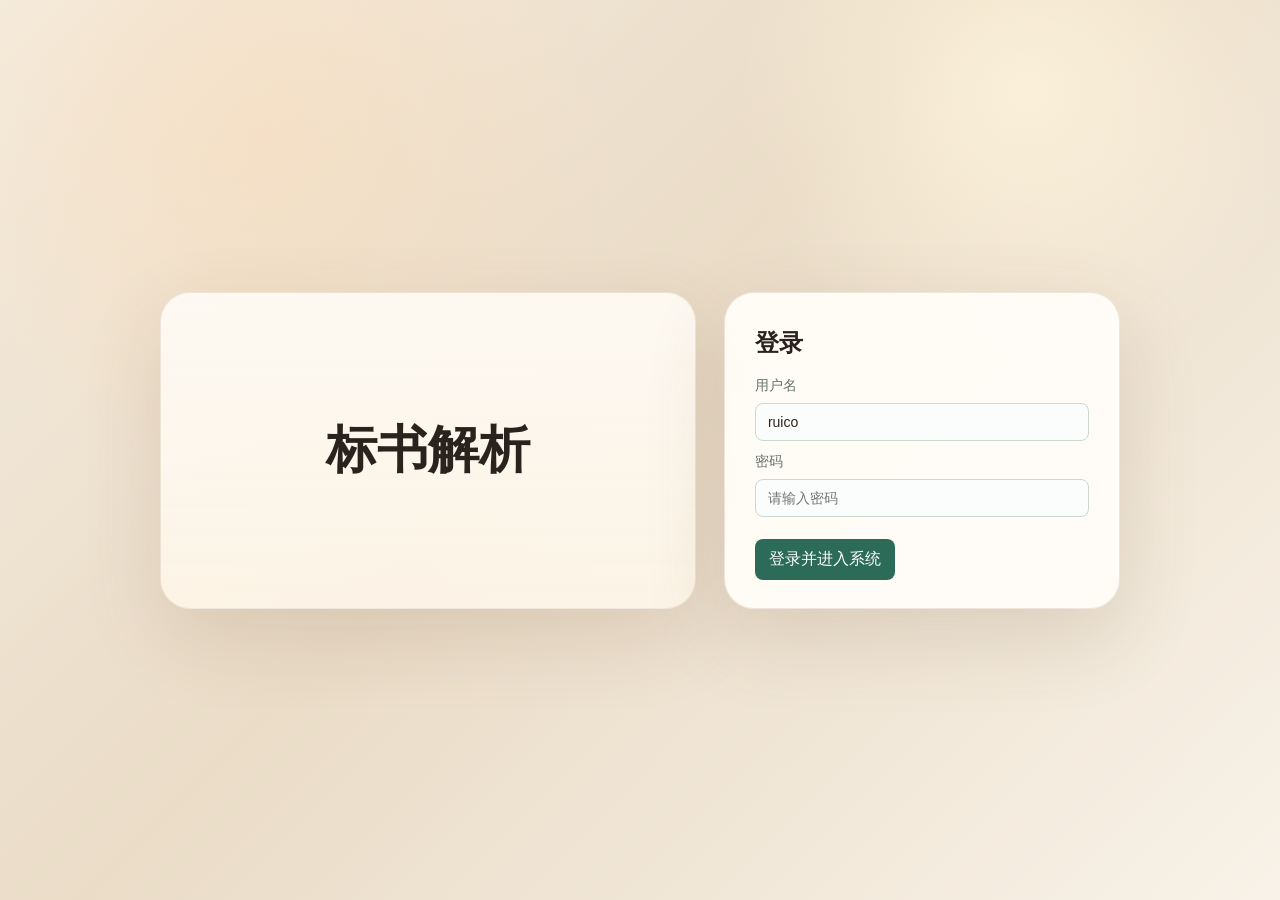
<file: static/login.html>
<!doctype html>
<html lang="zh-CN">
  <head>
    <meta charset="utf-8" />
    <meta name="viewport" content="width=device-width, initial-scale=1" />
    <title>系统登录</title>
    <link rel="stylesheet" href="/static/styles.css" />
  </head>
  <body class="login-page">
    <main class="login-stage">
      <section class="login-module">
        <div class="login-module__intro">
          <h1>标书解析</h1>
        </div>
        <section class="login-card login-card--standalone">
          <div class="login-card__head">
            <h2>登录</h2>
          </div>
          <label class="field">
            <span>用户名</span>
            <input id="loginUsername" value="ruico" />
          </label>
          <label class="field">
            <span>密码</span>
            <input id="loginPassword" type="password" placeholder="请输入密码" />
          </label>
          <button id="loginBtn" class="primary login-submit">登录并进入系统</button>
        </section>
      </section>
    </main>
    <div id="toast" class="toast hidden"></div>
    <script src="/static/login.js"></script>
  </body>
</html>
</file>
<file: static/styles.css>
:root {
  --bg-top: #f3f6f4;
  --bg-bottom: #e3ebe6;
  --panel: rgba(255, 255, 255, 0.94);
  --panel-strong: #fbfdfc;
  --line: #cad8d1;
  --line-soft: #dfe8e2;
  --text: #2a231d;
  --muted: #66736d;
  --accent: #b85c31;
  --accent-soft: rgba(184, 92, 49, 0.12);
  --green: #2c6b58;
  --green-soft: rgba(44, 107, 88, 0.12);
  --warn: #a46d1f;
  --warn-soft: rgba(164, 109, 31, 0.14);
  --danger: #9a4131;
  --danger-soft: rgba(154, 65, 49, 0.12);
  --shadow: 0 10px 28px rgba(49, 68, 58, 0.1);
}

* {
  box-sizing: border-box;
}

body {
  margin: 0;
  min-height: 100vh;
  color: var(--text);
  font-family: 'Microsoft YaHei', 'PingFang SC', sans-serif;
  background: linear-gradient(180deg, var(--bg-top) 0%, var(--bg-bottom) 100%);
}

button,
input,
select,
textarea {
  font: inherit;
}

.app-shell {
  display: grid;
  grid-template-rows: auto 1fr;
  min-height: 100vh;
}

.app-header {
  position: sticky;
  top: 0;
  z-index: 12;
  display: grid;
  grid-template-columns: minmax(220px, 0.75fr) auto minmax(320px, 1fr);
  gap: 16px;
  align-items: center;
  padding: 14px 24px;
  border-bottom: 1px solid var(--line);
  background: rgba(251, 253, 252, 0.92);
  backdrop-filter: blur(14px);
}

.app-title {
  display: flex;
  align-items: center;
  gap: 12px;
}

.app-title h1 {
  font-size: 20px;
  white-space: nowrap;
}

.main-tabs,
.sub-tabs {
  display: inline-flex;
  align-items: center;
  gap: 6px;
  padding: 5px;
  border: 1px solid var(--line);
  border-radius: 999px;
  background: rgba(255, 255, 255, 0.72);
}

.main-tab,
.sub-tabs .nav-link {
  width: auto;
  min-width: 92px;
  padding: 9px 16px;
  text-align: center;
  background: transparent;
}

.main-tab.active,
.sub-tabs .nav-link.active {
  color: #fff;
  background: var(--green);
}

.header-actions {
  display: flex;
  align-items: center;
  justify-content: flex-end;
  gap: 8px;
  min-width: 0;
}

.settings-panel {
  position: fixed;
  top: 0;
  right: 0;
  z-index: 30;
  width: min(520px, 100vw);
  height: 100vh;
  overflow: auto;
  padding: 18px;
  border-left: 1px solid var(--line);
  background: var(--panel-strong);
  box-shadow: -18px 0 42px rgba(31, 48, 42, 0.16);
}

.agent-drawer {
  position: fixed;
  top: 0;
  right: 0;
  z-index: 28;
  display: grid;
  grid-template-rows: auto minmax(0, 1fr) auto auto;
  width: min(520px, 100vw);
  height: 100vh;
  padding: 18px;
  border-left: 1px solid var(--line);
  background: var(--panel-strong);
  box-shadow: -18px 0 42px rgba(31, 48, 42, 0.16);
}

.agent-drawer-head,
.agent-compose-actions {
  display: flex;
  align-items: center;
  justify-content: space-between;
  gap: 10px;
}

.agent-drawer-head {
  padding-bottom: 14px;
  border-bottom: 1px solid var(--line-soft);
}

.agent-drawer-head h2 {
  margin-bottom: 6px;
  font-size: 18px;
}

.agent-drawer .agent-messages {
  min-height: 0;
  max-height: none;
  height: auto;
  margin: 14px 0;
  padding: 4px;
  border: 0;
  box-shadow: none;
  background: transparent;
}

.agent-pending {
  margin-bottom: 12px;
  padding: 10px 12px;
  border: 1px solid var(--warn);
  border-radius: 8px;
  color: var(--text);
  background: var(--warn-soft);
  line-height: 1.5;
}

.agent-compose {
  padding-top: 12px;
  border-top: 1px solid var(--line-soft);
}

.agent-compose textarea {
  min-height: 84px;
  margin-bottom: 10px;
}

.agent-compose-actions {
  justify-content: flex-start;
}

.agent-file-button {
  display: inline-flex;
  align-items: center;
  min-height: 38px;
  padding: 0 12px;
  border: 1px solid var(--line);
  border-radius: 8px;
  cursor: pointer;
  background: var(--panel);
}

.agent-file-button input {
  display: none;
}

.agent-file-name {
  flex: 1;
  overflow: hidden;
  color: var(--muted);
  font-size: 13px;
  text-overflow: ellipsis;
  white-space: nowrap;
}

.settings-panel .config-card,
.settings-section {
  margin-bottom: 14px;
}

.settings-head {
  display: flex;
  align-items: center;
  justify-content: space-between;
  gap: 12px;
  margin-bottom: 12px;
}

.settings-account-grid {
  display: grid;
  gap: 12px;
}

.settings-section #userNavBtn {
  display: none !important;
}

.business-workspace {
  display: none;
}

.business-workspace.active {
  display: grid;
  gap: 16px;
}

.config-card,
.content-panel,
.summary-card,
.analysis-card,
.review-item,
.chat-message,
.empty-state {
  background: var(--panel);
  border: 1px solid var(--line);
  box-shadow: var(--shadow);
}

.config-card,
.content-panel {
  border-radius: 12px;
}

.eyebrow {
  margin: 0 0 10px;
  color: var(--accent);
  font-size: 12px;
  letter-spacing: 0.14em;
  text-transform: uppercase;
  font-weight: 700;
}

h1,
h2,
h3,
h4,
p {
  margin: 0;
}

.copy,
.hero-note span,
.field span,
.project-item span,
.project-item small,
.project-empty,
.panel-head p,
.pill {
  color: var(--muted);
}

.section-head,
.panel-head,
.button-row,
.chat-compose,
 .review-head {
  display: flex;
  gap: 12px;
  align-items: center;
  justify-content: space-between;
}

.section-head {
  margin-bottom: 14px;
}

.field {
  display: flex;
  flex-direction: column;
  gap: 8px;
  margin-bottom: 12px;
  font-size: 14px;
}

input,
select,
textarea {
  width: 100%;
  border: 1px solid var(--line);
  border-radius: 8px;
  background: var(--panel-strong);
  color: var(--text);
  padding: 10px 12px;
}

textarea {
  min-height: 88px;
  resize: vertical;
}

button {
  border: 0;
  border-radius: 8px;
  background: #e8eee9;
  color: var(--text);
  padding: 10px 14px;
  cursor: pointer;
  transition: transform 0.18s ease, background 0.18s ease;
}

button:hover {
  transform: translateY(-1px);
}

button.primary {
  color: #fff;
  background: var(--green);
}

button.ghost {
  background: rgba(255, 255, 255, 0.56);
}

.button-stack {
  display: grid;
  gap: 10px;
}

.history-filters,
.form-grid {
  display: grid;
  gap: 12px;
}

.history-filters {
  grid-template-columns: repeat(3, minmax(0, 1fr));
}

.history-layout {
  display: grid;
  gap: 16px;
}

.history-query-card {
  border: 1px solid var(--line);
  border-radius: 10px;
  background: rgba(255, 255, 255, 0.7);
  padding: 16px;
}

.project-list {
  display: grid;
  gap: 8px;
  max-height: 320px;
  overflow: auto;
}

.ledger-list {
  max-height: none;
}

.history-stats {
  display: grid;
  grid-template-columns: repeat(3, minmax(0, 1fr));
  gap: 10px;
  margin-bottom: 12px;
}

.history-stat {
  border: 1px solid var(--line);
  border-radius: 10px;
  background: rgba(255, 255, 255, 0.58);
  padding: 12px;
}

.history-stat span {
  display: block;
  color: var(--muted);
  font-size: 12px;
  margin-bottom: 6px;
}

.history-stat strong {
  font-size: 22px;
}

.project-item,
.nav-link {
  width: 100%;
  text-align: left;
  background: rgba(255, 255, 255, 0.5);
  border-radius: 8px;
}

.project-item {
  display: grid;
  gap: 4px;
  padding: 12px 14px;
  border: 1px solid var(--line);
}

.project-item.active,
.nav-link.active {
  background: var(--green-soft);
  color: var(--green);
}

.project-item strong {
  font-size: 14px;
}

.project-card-head,
.project-tags {
  display: flex;
  align-items: center;
  justify-content: space-between;
  gap: 8px;
}

.project-tags {
  flex-wrap: wrap;
  justify-content: flex-start;
}

.project-tags span,
.status-chip {
  display: inline-flex;
  align-items: center;
  border-radius: 999px;
  padding: 4px 10px;
  font-size: 12px;
  background: rgba(255, 255, 255, 0.72);
  color: var(--muted);
}

.status-chip.ok {
  color: var(--green);
  background: var(--green-soft);
}

.status-chip.warn {
  color: var(--warn);
  background: var(--warn-soft);
}

.status-chip.error {
  color: var(--danger);
  background: var(--danger-soft);
}

.source-chip.feishu {
  color: var(--green);
  background: var(--green-soft);
}

.market-source-preview {
  display: -webkit-box;
  overflow: hidden;
  color: var(--muted);
  line-height: 1.5;
  -webkit-line-clamp: 2;
  -webkit-box-orient: vertical;
}

.market-source-summary {
  margin-top: 14px;
  padding: 12px;
  border: 1px solid rgba(222, 205, 183, 0.75);
  border-radius: 8px;
  background: rgba(255, 255, 255, 0.56);
}

.market-source-head {
  display: flex;
  flex-wrap: wrap;
  gap: 8px;
  margin-bottom: 8px;
}

.market-source-head span {
  display: inline-flex;
  align-items: center;
  padding: 3px 8px;
  border-radius: 999px;
  font-size: 12px;
  color: var(--green);
  background: var(--green-soft);
}

.market-source-summary p {
  margin: 0;
  color: var(--muted);
  font-size: 13px;
  line-height: 1.6;
}

.project-source-summary {
  grid-column: 1 / -1;
}

.project-source-summary strong {
  display: flex;
  flex-wrap: wrap;
  gap: 8px;
  font-size: 12px;
}

.project-source-summary em {
  display: inline-flex;
  align-items: center;
  padding: 3px 8px;
  border-radius: 999px;
  font-style: normal;
  color: var(--green);
  background: var(--green-soft);
}

.project-source-summary small {
  display: block;
  margin-top: 8px;
  color: var(--muted);
  line-height: 1.6;
}

.project-empty {
  padding: 16px 12px;
  border-radius: 16px;
  text-align: center;
  background: rgba(255, 255, 255, 0.45);
}

.side-nav {
  display: grid;
  gap: 8px;
  margin-bottom: 16px;
}

.nav-link {
  padding: 12px 14px;
}

.config-card {
  overflow: hidden;
}

.config-card summary {
  list-style: none;
  display: flex;
  align-items: center;
  justify-content: space-between;
  padding: 18px;
  cursor: pointer;
}

.config-card summary::-webkit-details-marker {
  display: none;
}

.config-body {
  padding: 0 18px 18px;
}

.check-line {
  display: flex;
  align-items: center;
  gap: 8px;
  margin-bottom: 12px;
  color: var(--muted);
}

.two-col {
  display: grid;
  grid-template-columns: 0.8fr 1.2fr;
  gap: 10px;
}

.workspace {
  padding: 18px 24px 24px;
  display: grid;
  gap: 16px;
  align-content: start;
}

.workbar {
  display: grid;
  grid-template-columns: minmax(220px, 1.1fr) minmax(260px, 1.2fr) minmax(160px, 0.7fr) minmax(140px, 0.6fr) auto;
  gap: 12px;
  align-items: end;
  padding: 14px;
  border: 1px solid var(--line);
  border-radius: 12px;
  background: var(--panel);
  box-shadow: var(--shadow);
}

.workbar .field {
  margin-bottom: 0;
}

.workbar-actions {
  display: flex;
  flex-wrap: wrap;
  gap: 8px;
  justify-content: flex-end;
  min-width: 260px;
}

.content-panel {
  padding: 18px;
}

.tracking-grid {
  display: grid;
  gap: 16px;
}

.market-grid {
  display: grid;
  grid-template-columns: minmax(360px, 0.88fr) minmax(380px, 1.12fr);
  gap: 16px;
  margin-bottom: 16px;
  align-items: start;
}

.market-left {
  display: grid;
  gap: 16px;
}

.market-tabs {
  display: inline-flex;
  gap: 8px;
  padding: 6px;
  margin-bottom: 16px;
  border: 1px solid var(--line);
  border-radius: 10px;
  background: rgba(255, 255, 255, 0.7);
}

.market-tab {
  padding: 10px 18px;
  background: transparent;
}

.market-tab.active {
  color: #fff;
  background: var(--green);
}

.market-form {
  margin-top: 16px;
}

.market-filter-card {
  padding: 0;
  overflow: hidden;
}

.market-filter-card[open] {
  padding-bottom: 18px;
}

.market-filter-card .form-grid,
.market-filter-card .history-stats {
  margin-left: 18px;
  margin-right: 18px;
}

.market-filter-summary {
  list-style: none;
  margin-bottom: 0;
  padding: 18px;
  cursor: pointer;
}

.market-filter-summary::-webkit-details-marker {
  display: none;
}

.market-filter-summary::after {
  content: '收起';
  color: var(--muted);
  font-size: 12px;
}

.market-filter-card:not([open]) .market-filter-summary::after {
  content: '展开';
}

.market-ledger-card .project-list {
  max-height: calc(100vh - 330px);
}

.market-editor-card {
  position: sticky;
  top: 82px;
  display: flex;
  flex-direction: column;
  height: min(520px, calc(100vh - 106px));
  max-height: calc(100vh - 106px);
  overflow: hidden;
  padding: 0;
}

.market-editor-card > .tracking-head,
.market-editor-card > .field {
  flex-shrink: 0;
  margin: 0;
  padding: 16px 18px 0;
}

.market-editor-card > .field textarea {
  min-height: 92px;
}

.market-editor-scroll {
  flex: 1;
  min-height: 0;
  overflow: auto;
  margin-top: 12px;
  padding: 0 18px 12px;
}

.market-editor-actions {
  flex-shrink: 0;
  justify-content: space-between;
  gap: 10px;
  margin: 0;
  padding: 12px 18px 14px;
  border-top: 1px solid var(--line);
  background: var(--panel-strong);
}

.market-editor-actions button {
  min-width: 120px;
}

.market-analysis-card {
  background: var(--panel);
  padding: 0;
  overflow: hidden;
}

.market-analysis-card[open] {
  padding-bottom: 18px;
}

.market-analysis-summary {
  list-style: none;
  margin-bottom: 0;
  padding: 18px;
  cursor: pointer;
}

.market-analysis-summary::-webkit-details-marker {
  display: none;
}

.market-analysis-summary::after {
  content: '展开';
  color: var(--muted);
  font-size: 12px;
}

.market-analysis-card[open] .market-analysis-summary::after {
  content: '收起';
}

.market-analysis {
  display: grid;
  gap: 16px;
  margin-left: 18px;
  margin-right: 18px;
}

.market-report-filters {
  max-width: 560px;
  margin-bottom: 16px;
  margin-left: 18px;
  margin-right: 18px;
}

.market-report-stats {
  margin-bottom: 0;
}

.market-report-layout {
  display: grid;
  grid-template-columns: minmax(360px, 1fr) minmax(320px, 0.9fr);
  gap: 16px;
  align-items: stretch;
}

.market-chart-card {
  min-height: 280px;
  border: 1px solid var(--line);
  border-radius: 10px;
  padding: 14px;
  background: rgba(255, 255, 255, 0.55);
}

.market-chart {
  width: 100%;
  min-height: 240px;
}

.market-chart line {
  stroke: rgba(44, 36, 29, 0.24);
  stroke-width: 1.5;
}

.market-chart polyline {
  fill: none;
  stroke: var(--green);
  stroke-width: 4;
  stroke-linecap: round;
  stroke-linejoin: round;
}

.market-chart circle {
  fill: #fff;
  stroke: var(--green);
  stroke-width: 3;
}

.market-chart text {
  fill: var(--muted);
  font-size: 13px;
}

.market-bars {
  display: grid;
  gap: 12px;
}

.market-bars div {
  display: grid;
  grid-template-columns: 150px 1fr;
  gap: 12px;
  align-items: center;
}

.market-bars span {
  color: var(--muted);
  font-size: 13px;
}

.market-bars strong {
  min-width: 32px;
  max-width: 100%;
  color: #fff;
  border-radius: 999px;
  padding: 7px 10px;
  background: linear-gradient(135deg, var(--green), #3b806a);
  text-align: right;
}

.tracking-card {
  border: 1px solid var(--line);
  border-radius: 12px;
  background: rgba(255, 255, 255, 0.84);
  padding: 16px;
  box-shadow: var(--shadow);
}

.tracking-head {
  display: flex;
  align-items: center;
  justify-content: space-between;
  gap: 12px;
  margin-bottom: 14px;
}

.compact-actions {
  gap: 8px;
}

.card-note {
  font-size: 12px;
  color: var(--muted);
}

.form-grid {
  grid-template-columns: repeat(2, minmax(0, 1fr));
}

.field-span-2 {
  grid-column: 1 / -1;
}

.panel-head {
  margin-bottom: 16px;
}

.empty-state {
  border-radius: 10px;
  padding: 36px 22px;
  text-align: center;
  background: rgba(255, 255, 255, 0.72);
}

.result-section {
  display: grid;
  gap: 16px;
}

.summary-grid {
  display: grid;
  grid-template-columns: repeat(4, minmax(0, 1fr));
  gap: 14px;
}

.summary-card,
.analysis-card,
.review-item {
  border-radius: 10px;
  padding: 16px;
}

.summary-card span {
  font-size: 13px;
}

.summary-card strong {
  display: block;
  margin-top: 8px;
  line-height: 1.5;
  white-space: pre-wrap;
}

.analysis-grid {
  display: grid;
  grid-template-columns: repeat(2, minmax(0, 1fr));
  gap: 14px;
}

.analysis-card h4 {
  margin-bottom: 12px;
}

.analysis-card ul {
  margin: 0;
  padding-left: 18px;
}

.review-list {
  display: grid;
  gap: 12px;
}

.review-item p {
  margin-top: 8px;
  line-height: 1.6;
}

.pill,
.status {
  display: inline-flex;
  align-items: center;
  border-radius: 999px;
  padding: 6px 12px;
  font-size: 12px;
  background: #e8eee9;
}

.pill.ok,
.status.ok {
  color: var(--green);
  background: var(--green-soft);
}

.pill.warn,
.status.warn {
  color: var(--warn);
  background: var(--warn-soft);
}

.pill.error,
.status.error {
  color: var(--danger);
  background: var(--danger-soft);
}

.pill.neutral {
  background: #e8eee9;
}

.table-wrap {
  overflow: auto;
}

.compact-table table,
.dense-table {
  min-width: 980px;
}

table {
  width: 100%;
  min-width: 1160px;
  border-collapse: collapse;
}

th,
td {
  padding: 10px 8px;
  text-align: left;
  vertical-align: top;
  border-bottom: 1px solid var(--line-soft);
}

th {
  color: var(--muted);
  font-weight: 600;
}

.label-col {
  width: 180px;
  font-weight: 600;
}

.action-col {
  min-width: 88px;
}

button.danger {
  color: var(--danger);
}

.chat-box {
  min-height: 260px;
  max-height: 460px;
  overflow: auto;
  display: grid;
  gap: 12px;
  margin-bottom: 14px;
}

.chat-message {
  border-radius: 10px;
  padding: 14px 16px;
}

.chat-message.user {
  background: rgba(184, 92, 49, 0.08);
}

.chat-message span {
  display: inline-block;
  margin-bottom: 6px;
  font-size: 13px;
}

.chat-message p {
  line-height: 1.6;
}

.chat-compose {
  align-items: flex-end;
}

.chat-compose textarea {
  min-height: 92px;
}

.hidden {
  display: none !important;
}

.toast {
  position: fixed;
  right: 18px;
  bottom: 18px;
  max-width: 360px;
  color: #fff;
  background: #2c241d;
  padding: 12px 16px;
  border-radius: 14px;
  box-shadow: var(--shadow);
}

.toast.error {
  background: var(--danger);
}

@media (max-width: 1120px) {
  .app-header {
    grid-template-columns: 1fr;
    align-items: stretch;
  }

  .main-tabs,
  .sub-tabs {
    justify-content: flex-start;
    overflow-x: auto;
  }

  .header-actions {
    justify-content: flex-start;
    flex-wrap: wrap;
  }

  .workbar {
    grid-template-columns: repeat(2, minmax(0, 1fr));
  }

  .workbar-actions {
    grid-column: 1 / -1;
    justify-content: flex-start;
    min-width: 0;
  }

  .market-grid {
    grid-template-columns: 1fr;
  }

  .market-editor-card {
    position: static;
    height: auto;
    max-height: none;
    overflow: hidden;
  }

  .market-editor-scroll {
    max-height: 48vh;
  }

  .market-editor-actions {
    flex-wrap: wrap;
  }

  .market-report-layout {
    grid-template-columns: 1fr;
  }

  .summary-grid,
  .analysis-grid,
  .history-stats,
  .history-filters,
  .form-grid {
    grid-template-columns: 1fr;
  }
}

@media (max-width: 760px) {
  .app-header,
  .workspace {
    padding: 16px;
  }

  .app-title,
  .panel-head,
  .section-head,
  .button-row,
  .chat-compose,
  .history-summary {
    flex-direction: column;
    align-items: stretch;
  }

  .workbar {
    grid-template-columns: 1fr;
  }

  .main-tab,
  .sub-tabs .nav-link,
  .market-tab,
  button {
    min-width: 0;
  }

  .settings-panel {
    width: 100vw;
    padding: 16px;
  }

  .agent-drawer {
    width: 100vw;
    padding: 16px;
  }

  .market-editor-actions button {
    width: 100%;
  }
}
.login-overlay {
  position: fixed;
  inset: 0;
  z-index: 20;
  display: flex;
  align-items: center;
  justify-content: center;
  padding: 24px;
  background:
    radial-gradient(circle at top, rgba(196, 224, 255, 0.7), transparent 42%),
    linear-gradient(135deg, rgba(12, 26, 42, 0.88), rgba(24, 56, 82, 0.92));
  backdrop-filter: blur(10px);
}

.login-page {
  min-height: 100vh;
  margin: 0;
}

.login-stage {
  min-height: 100vh;
  display: grid;
  place-items: center;
  padding: 40px 24px;
  background:
    radial-gradient(circle at 20% 15%, rgba(255, 212, 168, 0.32), transparent 28%),
    radial-gradient(circle at 80% 10%, rgba(255, 245, 221, 0.78), transparent 22%),
    linear-gradient(135deg, #f4ecde 0%, #eadcc7 45%, #f8f2e8 100%);
}

.login-module {
  width: min(960px, 100%);
  display: grid;
  grid-template-columns: 1.15fr 0.85fr;
  gap: 28px;
  align-items: stretch;
}

.login-module__intro {
  padding: 42px 36px;
  border-radius: 30px;
  background:
    linear-gradient(180deg, rgba(255, 252, 247, 0.92), rgba(255, 247, 235, 0.88)),
    linear-gradient(135deg, rgba(201, 114, 55, 0.08), rgba(111, 68, 31, 0.08));
  border: 1px solid rgba(138, 97, 55, 0.12);
  box-shadow: 0 28px 80px rgba(104, 73, 44, 0.14);
  display: flex;
  flex-direction: column;
  justify-content: center;
  align-items: center;
  text-align: center;
}

.login-module__intro h1 {
  margin: 0;
  font-size: clamp(34px, 4vw, 52px);
  line-height: 1.08;
}

.login-card {
  width: min(420px, 100%);
  padding: 32px;
  border: 1px solid rgba(255, 255, 255, 0.18);
  border-radius: 24px;
  background: rgba(255, 255, 255, 0.9);
  box-shadow: 0 24px 80px rgba(8, 18, 32, 0.25);
}

.login-card--standalone {
  width: 100%;
  align-self: center;
  border-radius: 30px;
  padding: 34px 30px 28px;
  background: rgba(255, 252, 247, 0.96);
  border: 1px solid rgba(138, 97, 55, 0.14);
  box-shadow: 0 28px 80px rgba(104, 73, 44, 0.16);
}

.login-card__head {
  display: flex;
  align-items: center;
  justify-content: space-between;
  gap: 12px;
  margin-bottom: 18px;
}

.login-card__head h2 {
  margin: 0;
}

.login-submit {
  margin-top: 10px;
}

.compact-logout {
  margin-top: 12px;
  align-self: flex-start;
}

@media (max-width: 900px) {
  .login-module {
    grid-template-columns: 1fr;
  }

  .login-module__intro {
    padding: 28px 24px;
  }
}
</file>
